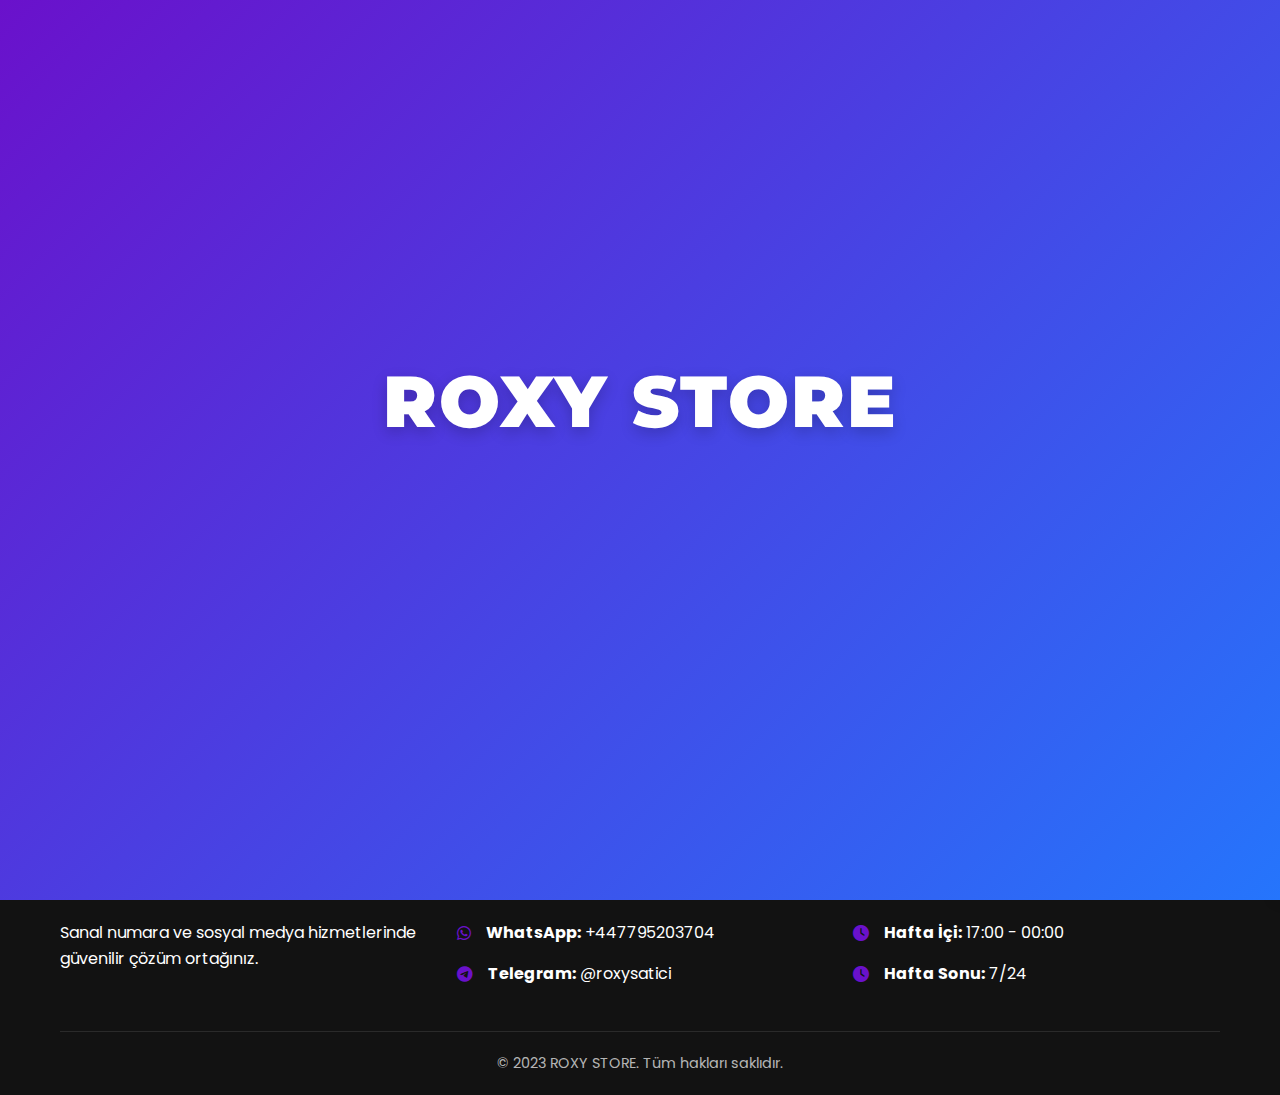
<file: index.html>
<!DOCTYPE html>
<html lang="tr">
<head>
    <meta charset="UTF-8">
    <meta name="viewport" content="width=device-width, initial-scale=1.0">
    <title>ROXY STORE - Sanal Numara ve Sosyal Medya Hizmetleri</title>
    <link rel="stylesheet" href="https://cdnjs.cloudflare.com/ajax/libs/font-awesome/6.4.0/css/all.min.css">
    <link rel="preconnect" href="https://fonts.googleapis.com">
    <link rel="preconnect" href="https://fonts.gstatic.com" crossorigin>
    <link href="https://fonts.googleapis.com/css2?family=Poppins:wght@300;400;500;600;700&family=Montserrat:wght@800;900&display=swap" rel="stylesheet">
    <link rel="stylesheet" href="style.css">
</head>
<body>
    <!-- Splash Screen -->
    <div class="splash-screen" id="splashScreen">
        <h1 class="splash-logo">ROXY STORE</h1>
        <p class="splash-slogan">Sanal Numara ve Sosyal Medya Hizmetlerinde Güvenilir Adres</p>
    </div>

    <!-- Header -->
    <header id="mainHeader">
        <div class="nav-container">
            <a href="#" class="logo" data-page="home">
                <i class="fas fa-store"></i> ROXY STORE
            </a>
            <button class="hamburger-menu" id="hamburgerMenu">
                <i class="fas fa-bars"></i>
            </button>
        </div>
    </header>

    <!-- Sidebar Menu -->
    <nav class="sidebar" id="sidebar">
        <div class="sidebar-header">
            <a href="#" class="logo" data-page="home">
                <i class="fas fa-store"></i> ROXY STORE
            </a>
            <button class="close-menu" id="closeMenu">
                <i class="fas fa-times"></i>
            </button>
        </div>
        <div class="sidebar-nav">
            <ul>
                <li><a href="#" class="active" data-page="home"><i class="fas fa-home"></i> Ana Sayfa</a></li>
                <li><a href="#" data-page="virtual-numbers"><i class="fas fa-phone-alt"></i> Sanal Numaralar</a></li>
                <li><a href="#" data-page="social-media"><i class="fas fa-hashtag"></i> Sosyal Medya İşlemleri</a></li>
                <li><a href="#" data-page="review"><i class="fas fa-star"></i> Değerlendirme Yap</a></li>
                <li><a href="#" data-page="my-reviews"><i class="fas fa-comments"></i> Değerlendirmelerim</a></li>
                <li><a href="#" data-page="all-reviews"><i class="fas fa-list"></i> Tüm Değerlendirmeler</a></li>
                <!-- Admin Paneli Linki (Gizli) -->
                <li id="adminMenuItem" style="display: none;">
                    <a href="admin.html" target="_blank">
                        <i class="fas fa-lock"></i> Admin Paneli
                    </a>
                </li>
            </ul>
        </div>
    </nav>

    <!-- Main Content -->
    <main>
        <!-- Home Page -->
        <section class="page active" id="home">
            <div class="container">
                <h2 class="page-title">Trend Hizmetler</h2>
                <p class="page-subtitle">En çok tercih edilen hizmetlerimiz</p>
                
                <div class="services-grid">
                    <!-- WhatsApp Global Service -->
                    <div class="service-card">
                        <div class="service-header">
                            <div class="service-title">
                                <span>WhatsApp Global Numara</span>
                                <span class="service-price">250₺</span>
                            </div>
                            <p class="service-slogan">Dünyanın her yerinden erişim</p>
                        </div>
                        <div class="service-body">
                            <ul class="service-features">
                                <li><i class="fas fa-check-circle"></i> Global kullanım</li>
                                <li><i class="fas fa-check-circle"></i> 7/24 aktif</li>
                                <li><i class="fas fa-check-circle"></i> SMS alabilme</li>
                                <li><i class="fas fa-check-circle"></i> Hızlı aktivasyon</li>
                            </ul>
                            <button class="btn btn-purchase" data-service="WhatsApp Global Numara" data-price="250">Satın Al</button>
                        </div>
                    </div>
                    
                    <!-- Instagram Followers Service -->
                    <div class="service-card">
                        <div class="service-header">
                            <div class="service-title">
                                <span>Instagram 1.000 Takipçi</span>
                                <span class="service-price">100₺</span>
                            </div>
                            <p class="service-slogan">Gerçek ve aktif takipçiler</p>
                        </div>
                        <div class="service-body">
                            <ul class="service-features">
                                <li><i class="fas fa-check-circle"></i> Gerçek kullanıcılar</li>
                                <li><i class="fas fa-check-circle"></i> Yavaş ve güvenli artış</li>
                                <li><i class="fas fa-check-circle"></i> Garantili hizmet</li>
                                <li><i class="fas fa-check-circle"></i> 24 saat içinde teslimat</li>
                            </ul>
                            <button class="btn btn-purchase" data-service="Instagram 1.000 Takipçi" data-price="100">Satın Al</button>
                        </div>
                    </div>
                </div>
            </div>
        </section>

        <!-- Virtual Numbers Page -->
        <section class="page" id="virtual-numbers">
            <div class="container">
                <h2 class="page-title">Sanal Numaralar</h2>
                <p class="page-subtitle">Global ve yerel sanal numara hizmetlerimiz</p>
                
                <div class="services-grid">
                    <!-- WhatsApp Global -->
                    <div class="service-card">
                        <div class="service-header">
                            <div class="service-title">
                                <span>WhatsApp Global</span>
                                <span class="service-price">250₺</span>
                            </div>
                            <p class="service-slogan">Tüm dünyada kullanılabilir</p>
                        </div>
                        <div class="service-body">
                            <ul class="service-features">
                                <li><i class="fas fa-check-circle"></i> Uluslararası kullanım</li>
                                <li><i class="fas fa-check-circle"></i> SMS alma özelliği</li>
                                <li><i class="fas fa-check-circle"></i> Uzun vadeli kullanım</li>
                                <li><i class="fas fa-check-circle"></i> Hızlı kurulum</li>
                            </ul>
                            <button class="btn btn-purchase" data-service="WhatsApp Global" data-price="250">Satın Al</button>
                        </div>
                    </div>
                    
                    <!-- Telegram Global -->
                    <div class="service-card">
                        <div class="service-header">
                            <div class="service-title">
                                <span>Telegram Global</span>
                                <span class="service-price">250₺</span>
                            </div>
                            <p class="service-slogan">Güvenli iletişim için</p>
                        </div>
                        <div class="service-body">
                            <ul class="service-features">
                                <li><i class="fas fa-check-circle"></i> Şifreli mesajlaşma</li>
                                <li><i class="fas fa-check-circle"></i> Grup oluşturabilme</li>
                                <li><i class="fas fa-check-circle"></i> Dosya paylaşımı</li>
                                <li><i class="fas fa-check-circle"></i> Anlık aktivasyon</li>
                            </ul>
                            <button class="btn btn-purchase" data-service="Telegram Global" data-price="250">Satın Al</button>
                        </div>
                    </div>
                    
                    <!-- Turkey Number -->
                    <div class="service-card">
                        <div class="service-header">
                            <div class="service-title">
                                <span>Türkiye Numarası</span>
                                <span class="service-price">500₺</span>
                            </div>
                            <p class="service-slogan">Yerel hizmetler için ideal</p>
                        </div>
                        <div class="service-body">
                            <div class="warning-box">
                                <i class="fas fa-exclamation-triangle"></i>
                                <div>
                                    <strong>Stok Uyarısı:</strong> Bu hizmet şu anda stoklarımızda bulunmamaktadır.
                                </div>
                            </div>
                            <button class="btn btn-warning" disabled>Stokta Yok</button>
                        </div>
                    </div>
                </div>
            </div>
        </section>

        <!-- Social Media Page -->
        <section class="page" id="social-media">
            <div class="container">
                <h2 class="page-title">Sosyal Medya İşlemleri</h2>
                <p class="page-subtitle">Instagram ve TikTok için takipçi ve beğeni hizmetleri</p>
                
                <div class="services-grid">
                    <!-- Instagram/TikTok Followers -->
                    <div class="service-card">
                        <div class="service-header">
                            <div class="service-title">
                                <span>1.000 Takipçi</span>
                                <span class="service-price">100₺</span>
                            </div>
                            <p class="service-slogan">Instagram ve TikTok için</p>
                        </div>
                        <div class="service-body">
                            <ul class="service-features">
                                <li><i class="fas fa-check-circle"></i> Gerçek ve aktif kullanıcılar</li>
                                <li><i class="fas fa-check-circle"></i> Güvenli artış</li>
                                <li><i class="fas fa-check-circle"></i> Düşüş garantisi</li>
                                <li><i class="fas fa-check-circle"></i> Hızlı teslimat</li>
                            </ul>
                            <button class="btn btn-purchase" data-service="1.000 Takipçi (Instagram/TikTok)" data-price="100">Satın Al</button>
                        </div>
                    </div>
                    
                    <!-- Instagram/TikTok Likes -->
                    <div class="service-card">
                        <div class="service-header">
                            <div class="service-title">
                                <span>10.000 Beğeni</span>
                                <span class="service-price">900₺</span>
                            </div>
                            <p class="service-slogan">Gönderilerinize etkileşim</p>
                        </div>
                        <div class="service-body">
                            <div class="warning-box">
                                <i class="fas fa-info-circle"></i>
                                <div>
                                    <strong>Özel Sipariş:</strong> Bu paket için özel sipariş oluşturulmaktadır.
                                </div>
                            </div>
                            <ul class="service-features">
                                <li><i class="fas fa-check-circle"></i> Yüksek kalite beğeniler</li>
                                <li><i class="fas fa-check-circle"></i> Organik görünüm</li>
                                <li><i class="fas fa-check-circle"></i> Yavaş ve güvenli artış</li>
                            </ul>
                            <button class="btn btn-purchase" data-service="10.000 Beğeni (Instagram/TikTok)" data-price="900">Satın Al</button>
                        </div>
                    </div>
                </div>
            </div>
        </section>

        <!-- Review Form Page -->
        <section class="page" id="review">
            <div class="container">
                <h2 class="page-title">Değerlendirme Yap</h2>
                <p class="page-subtitle">Deneyimlerinizi bizimle paylaşın</p>
                
                <div class="review-form">
                    <form id="reviewForm">
                        <div class="form-group">
                            <label for="reviewerName">Ad Soyad *</label>
                            <input type="text" id="reviewerName" class="form-control" required>
                        </div>
                        
                        <div class="form-group">
                            <label for="reviewerEmail">E-posta Adresi *</label>
                            <input type="email" id="reviewerEmail" class="form-control" required>
                            <small>E-posta adresiniz diğer kullanıcılarla paylaşılmayacaktır.</small>
                        </div>
                        
                        <div class="form-group">
                            <label for="reviewContent">Değerlendirmeniz *</label>
                            <textarea id="reviewContent" class="form-control" rows="5" placeholder="Hizmetlerimiz hakkındaki görüşlerinizi yazın..." required></textarea>
                        </div>
                        
                        <button type="submit" class="btn">Değerlendirmeyi Gönder</button>
                    </form>
                </div>
            </div>
        </section>

        <!-- My Reviews Page -->
        <section class="page" id="my-reviews">
            <div class="container">
                <h2 class="page-title">Değerlendirmelerim</h2>
                <p class="page-subtitle">Yaptığınız değerlendirmeler ve yanıtlar</p>
                
                <div id="userReviewsContainer">
                    <p class="page-subtitle" style="text-align: center;">Değerlendirmelerinizi görmek için lütfen e-posta adresinizi girin:</p>
                    
                    <div class="review-form" style="max-width: 500px; margin: 0 auto 40px;">
                        <div class="form-group">
                            <label for="userEmailForReviews">E-posta Adresiniz</label>
                            <input type="email" id="userEmailForReviews" class="form-control" placeholder="Değerlendirme yaparken kullandığınız e-posta">
                        </div>
                        <button class="btn" id="loadUserReviews">Değerlendirmelerimi Görüntüle</button>
                    </div>
                    
                    <div id="userReviewsList"></div>
                </div>
            </div>
        </section>

        <!-- All Reviews Page -->
        <section class="page" id="all-reviews">
            <div class="container">
                <h2 class="page-title">Tüm Değerlendirmeler</h2>
                <p class="page-subtitle">Müşterilerimizin deneyimleri</p>
                
                <div class="reviews-container" id="allReviewsList">
                    <!-- Değerlendirmeler buraya yüklenecek -->
                </div>
            </div>
        </section>
    </main>

    <!-- Purchase Modal -->
    <div class="modal-overlay" id="purchaseModal">
        <div class="modal">
            <div class="modal-header">
                <h3 class="modal-title" id="modalServiceTitle">Satın Al</h3>
                <button class="close-modal" id="closeModal">
                    <i class="fas fa-times"></i>
                </button>
            </div>
            <div class="modal-body">
                <div class="modal-info">
                    <h4>Önemli Bilgi:</h4>
                    <p>Web sitemiz üzerinden doğrudan satın alma işlemi bulunmamaktadır. Siparişleriniz için aşağıdaki iletişim kanallarımızdan bize ulaşabilirsiniz.</p>
                </div>
                
                <div class="contact-info">
                    <div class="contact-item">
                        <i class="fab fa-whatsapp"></i>
                        <div>
                            <strong>WhatsApp:</strong> +447795203704
                        </div>
                    </div>
                    
                    <div class="contact-item">
                        <i class="fab fa-telegram"></i>
                        <div>
                            <strong>Telegram:</strong> @roxysatici
                        </div>
                    </div>
                </div>
                
                <div class="working-hours">
                    <h4>Çalışma Saatleri:</h4>
                    <p><strong>Hafta İçi:</strong> 17:00 - 00:00</p>
                    <p><strong>Hafta Sonu:</strong> 7/24 Açığız</p>
                    <p style="margin-top: 15px; color: #dc3545; font-weight: 600;">
                        <i class="fas fa-exclamation-circle"></i> Ödeme yalnızca IBAN ile kabul edilmektedir.
                    </p>
                </div>
                
                <button class="btn" id="closeModalButton">Tamam</button>
            </div>
        </div>
    </div>

    <!-- Footer -->
    <footer>
        <div class="container">
            <div class="footer-content">
                <div class="footer-section">
                    <h3>ROXY STORE</h3>
                    <p>Sanal numara ve sosyal medya hizmetlerinde güvenilir çözüm ortağınız.</p>
                </div>
                
                <div class="footer-section">
                    <h3>Destek Hatları</h3>
                    <ul class="footer-contact">
                        <li>
                            <i class="fab fa-whatsapp"></i>
                            <div>
                                <strong>WhatsApp:</strong> +447795203704
                            </div>
                        </li>
                        <li>
                            <i class="fab fa-telegram"></i>
                            <div>
                                <strong>Telegram:</strong> @roxysatici
                            </div>
                        </li>
                    </ul>
                </div>
                
                <div class="footer-section">
                    <h3>Çalışma Saatleri</h3>
                    <ul class="footer-contact">
                        <li>
                            <i class="fas fa-clock"></i>
                            <div>
                                <strong>Hafta İçi:</strong> 17:00 - 00:00
                            </div>
                        </li>
                        <li>
                            <i class="fas fa-clock"></i>
                            <div>
                                <strong>Hafta Sonu:</strong> 7/24
                            </div>
                        </li>
                    </ul>
                </div>
            </div>
            
            <div class="copyright">
                <p>&copy; 2023 ROXY STORE. Tüm hakları saklıdır.</p>
            </div>
        </div>
    </footer>

    <script src="script.js"></script>
</body>
</html>
</file>
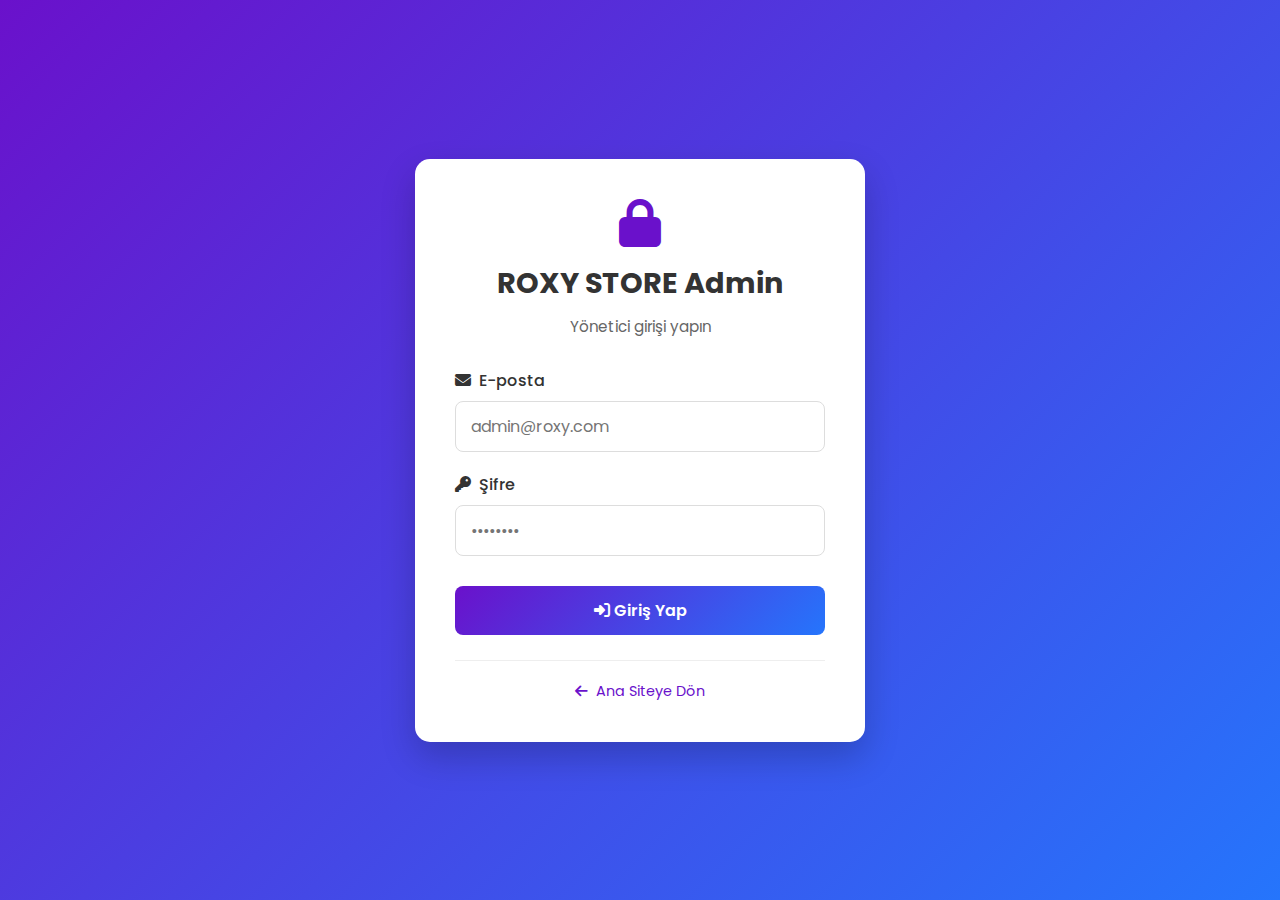
<file: admin.html>
<!DOCTYPE html>
<html lang="tr">
<head>
    <meta charset="UTF-8">
    <meta name="viewport" content="width=device-width, initial-scale=1.0">
    <title>ROXY STORE - Admin Paneli</title>
    <link rel="stylesheet" href="https://cdnjs.cloudflare.com/ajax/libs/font-awesome/6.4.0/css/all.min.css">
    <link rel="preconnect" href="https://fonts.googleapis.com">
    <link rel="preconnect" href="https://fonts.gstatic.com" crossorigin>
    <link href="https://fonts.googleapis.com/css2?family=Poppins:wght@300;400;500;600;700&display=swap" rel="stylesheet">
    <link rel="stylesheet" href="admin-style.css">
</head>
<body>
    <!-- Giriş Ekranı -->
    <div class="login-container" id="loginContainer">
        <div class="login-box">
            <div class="login-header">
                <i class="fas fa-lock"></i>
                <h2>ROXY STORE Admin</h2>
                <p>Yönetici girişi yapın</p>
            </div>
            
            <form id="loginForm">
                <div class="form-group">
                    <label for="email"><i class="fas fa-envelope"></i> E-posta</label>
                    <input type="email" id="email" class="form-control" placeholder="admin@roxy.com" required>
                </div>
                
                <div class="form-group">
                    <label for="password"><i class="fas fa-key"></i> Şifre</label>
                    <input type="password" id="password" class="form-control" placeholder="••••••••" required>
                </div>
                
                <button type="submit" class="btn btn-login">
                    <i class="fas fa-sign-in-alt"></i> Giriş Yap
                </button>
                
                <div class="login-footer">
                    <a href="index.html" class="back-to-site">
                        <i class="fas fa-arrow-left"></i> Ana Siteye Dön
                    </a>
                </div>
            </form>
        </div>
    </div>

    <!-- Admin Panel -->
    <div class="admin-container" id="adminContainer" style="display: none;">
        <!-- Header -->
        <header class="admin-header">
            <div class="admin-logo">
                <i class="fas fa-store"></i> ROXY STORE <span class="admin-badge">Admin</span>
            </div>
            <div class="admin-user">
                <i class="fas fa-user-circle"></i>
                <span id="adminUserName">Hamitcan Aktas</span>
                <button class="btn btn-logout" id="logoutBtn">
                    <i class="fas fa-sign-out-alt"></i> Çıkış
                </button>
            </div>
        </header>

        <!-- Main Content -->
        <main class="admin-main">
            <!-- Dashboard -->
            <section class="admin-section active" id="dashboardSection">
                <h2 class="section-title"><i class="fas fa-tachometer-alt"></i> Dashboard</h2>
                
                <div class="stats-grid">
                    <div class="stat-card">
                        <div class="stat-icon">
                            <i class="fas fa-box"></i>
                        </div>
                        <div class="stat-content">
                            <h3>Toplam İlan</h3>
                            <span class="stat-number" id="totalProducts">0</span>
                        </div>
                    </div>
                    
                    <div class="stat-card">
                        <div class="stat-icon">
                            <i class="fas fa-star"></i>
                        </div>
                        <div class="stat-content">
                            <h3>Değerlendirme</h3>
                            <span class="stat-number" id="totalReviews">0</span>
                        </div>
                    </div>
                    
                    <div class="stat-card">
                        <div class="stat-icon">
                            <i class="fas fa-bullhorn"></i>
                        </div>
                        <div class="stat-content">
                            <h3>Aktif Duyuru</h3>
                            <span class="stat-number" id="activeAnnouncements">0</span>
                        </div>
                    </div>
                    
                    <div class="stat-card">
                        <div class="stat-icon">
                            <i class="fas fa-clock"></i>
                        </div>
                        <div class="stat-content">
                            <h3>Bekleyen Yanıt</h3>
                            <span class="stat-number" id="pendingReplies">0</span>
                        </div>
                    </div>
                </div>
            </section>

            <!-- Duyurular -->
            <section class="admin-section" id="announcementsSection">
                <h2 class="section-title"><i class="fas fa-bullhorn"></i> Duyuru Yönetimi</h2>
                
                <div class="admin-card">
                    <h3><i class="fas fa-plus-circle"></i> Yeni Duyuru Ekle</h3>
                    <form id="announcementForm">
                        <div class="form-group">
                            <input type="text" id="announcementTitle" class="form-control" placeholder="Duyuru Başlığı" required>
                        </div>
                        
                        <div class="form-group">
                            <textarea id="announcementContent" class="form-control" rows="4" placeholder="Duyuru İçeriği" required></textarea>
                        </div>
                        
                        <div class="form-group">
                            <select id="announcementType" class="form-control">
                                <option value="info">📢 Bilgilendirme</option>
                                <option value="warning">⚠️ Uyarı</option>
                                <option value="success">🎉 Kampanya</option>
                                <option value="danger">🚨 Önemli</option>
                            </select>
                        </div>
                        
                        <button type="submit" class="btn btn-primary">
                            <i class="fas fa-save"></i> Duyuruyu Kaydet
                        </button>
                    </form>
                </div>
                
                <div class="admin-card">
                    <h3><i class="fas fa-list"></i> Mevcut Duyurular</h3>
                    <div class="table-responsive">
                        <table class="admin-table">
                            <thead>
                                <tr>
                                    <th>Başlık</th>
                                    <th>Tür</th>
                                    <th>Tarih</th>
                                    <th>İşlemler</th>
                                </tr>
                            </thead>
                            <tbody id="announcementsTable">
                                <!-- Duyurular buraya gelecek -->
                            </tbody>
                        </table>
                    </div>
                </div>
            </section>

            <!-- İlanlar -->
            <section class="admin-section" id="productsSection">
                <h2 class="section-title"><i class="fas fa-box"></i> İlan Yönetimi</h2>
                
                <div class="admin-card">
                    <h3><i class="fas fa-plus-circle"></i> Yeni İlan Ekle</h3>
                    <form id="productForm">
                        <div class="form-row">
                            <div class="form-group">
                                <select id="productCategory" class="form-control" required>
                                    <option value="">Kategori Seçin</option>
                                    <option value="virtual-numbers">📞 Sanal Numaralar</option>
                                    <option value="social-media">📱 Sosyal Medya</option>
                                </select>
                            </div>
                            
                            <div class="form-group">
                                <input type="text" id="productName" class="form-control" placeholder="İlan Adı (Örn: WhatsApp Global)" required>
                            </div>
                        </div>
                        
                        <div class="form-row">
                            <div class="form-group">
                                <input type="number" id="productPrice" class="form-control" placeholder="Fiyat (₺)" required min="0">
                            </div>
                            
                            <div class="form-group">
                                <select id="productStatus" class="form-control">
                                    <option value="active">✅ Aktif</option>
                                    <option value="inactive">⏸️ Pasif</option>
                                    <option value="out-of-stock">❌ Stokta Yok</option>
                                </select>
                            </div>
                        </div>
                        
                        <div class="form-group">
                            <textarea id="productDescription" class="form-control" rows="3" placeholder="Açıklama (Opsiyonel)"></textarea>
                        </div>
                        
                        <button type="submit" class="btn btn-primary">
                            <i class="fas fa-save"></i> İlanı Kaydet
                        </button>
                    </form>
                </div>
                
                <div class="admin-card">
                    <h3><i class="fas fa-list"></i> Mevcut İlanlar</h3>
                    <div class="table-responsive">
                        <table class="admin-table">
                            <thead>
                                <tr>
                                    <th>İlan Adı</th>
                                    <th>Kategori</th>
                                    <th>Fiyat</th>
                                    <th>Durum</th>
                                    <th>İşlemler</th>
                                </tr>
                            </thead>
                            <tbody id="productsTable">
                                <!-- İlanlar buraya gelecek -->
                            </tbody>
                        </table>
                    </div>
                </div>
            </section>

            <!-- Değerlendirmeler -->
            <section class="admin-section" id="reviewsSection">
                <h2 class="section-title"><i class="fas fa-star"></i> Değerlendirme Yönetimi</h2>
                
                <div class="admin-card">
                    <h3><i class="fas fa-comments"></i> Tüm Değerlendirmeler</h3>
                    <div class="reviews-list" id="adminReviewsList">
                        <!-- Değerlendirmeler buraya gelecek -->
                    </div>
                </div>
            </section>
        </main>

        <!-- Footer -->
        <footer class="admin-footer">
            <p>ROXY STORE Admin Paneli • <span id="currentDate"></span></p>
        </footer>
    </div>

    <script src="admin-script.js"></script>
</body>
</html>
</file>
<file: style.css>
/* Temel Stiller */
* {
    margin: 0;
    padding: 0;
    box-sizing: border-box;
}

:root {
    --primary-color: #6a11cb;
    --secondary-color: #2575fc;
    --accent-color: #ff416c;
    --dark-color: #121212;
    --light-color: #f8f9fa;
    --gray-color: #6c757d;
    --success-color: #28a745;
    --warning-color: #ffc107;
    --danger-color: #dc3545;
    --shadow: 0 5px 15px rgba(0, 0, 0, 0.1);
    --transition: all 0.3s ease;
}

body {
    font-family: 'Poppins', sans-serif;
    line-height: 1.6;
    color: #333;
    background-color: #f5f7fa;
    overflow-x: hidden;
}

.container {
    width: 100%;
    max-width: 1200px;
    margin: 0 auto;
    padding: 0 20px;
}

/* Splash Screen */
.splash-screen {
    position: fixed;
    top: 0;
    left: 0;
    width: 100%;
    height: 100vh;
    background: linear-gradient(135deg, var(--primary-color), var(--secondary-color));
    display: flex;
    flex-direction: column;
    justify-content: center;
    align-items: center;
    z-index: 9999;
    transition: transform 0.8s ease;
}

.splash-screen.hidden {
    transform: translateY(-100%);
}

.splash-logo {
    font-family: 'Montserrat', sans-serif;
    font-size: 4.5rem;
    font-weight: 900;
    color: white;
    text-align: center;
    margin-bottom: 20px;
    letter-spacing: 2px;
    text-shadow: 0 5px 15px rgba(0, 0, 0, 0.2);
}

.splash-slogan {
    font-size: 1.5rem;
    color: rgba(255, 255, 255, 0.9);
    text-align: center;
    max-width: 600px;
    padding: 0 20px;
    opacity: 0;
    animation: fadeIn 1s ease forwards 1s;
}

@keyframes fadeIn {
    to { opacity: 1; }
}

/* Header & Navigation */
header {
    background-color: white;
    box-shadow: var(--shadow);
    position: fixed;
    top: 0;
    left: 0;
    width: 100%;
    z-index: 1000;
    transform: translateY(-100%);
    transition: transform 0.5s ease;
}

header.visible {
    transform: translateY(0);
}

.nav-container {
    display: flex;
    justify-content: space-between;
    align-items: center;
    padding: 15px 20px;
}

.logo {
    font-family: 'Montserrat', sans-serif;
    font-size: 1.8rem;
    font-weight: 900;
    color: var(--primary-color);
    text-decoration: none;
    display: flex;
    align-items: center;
}

.logo i {
    margin-right: 10px;
    color: var(--secondary-color);
}

.hamburger-menu {
    background: none;
    border: none;
    font-size: 1.5rem;
    color: var(--dark-color);
    cursor: pointer;
    transition: var(--transition);
}

.hamburger-menu:hover {
    color: var(--primary-color);
}

/* Sidebar Menu */
.sidebar {
    position: fixed;
    top: 0;
    right: -300px;
    width: 300px;
    height: 100vh;
    background-color: white;
    box-shadow: -5px 0 15px rgba(0, 0, 0, 0.1);
    z-index: 1001;
    transition: right 0.4s ease;
    overflow-y: auto;
}

.sidebar.active {
    right: 0;
}

.sidebar-header {
    padding: 20px;
    background: linear-gradient(135deg, var(--primary-color), var(--secondary-color));
    color: white;
    display: flex;
    justify-content: space-between;
    align-items: center;
}

.sidebar-header .logo {
    color: white;
}

.close-menu {
    background: none;
    border: none;
    color: white;
    font-size: 1.5rem;
    cursor: pointer;
}

.sidebar-nav {
    padding: 20px 0;
}

.sidebar-nav ul {
    list-style: none;
}

.sidebar-nav li {
    margin-bottom: 5px;
}

.sidebar-nav a {
    display: flex;
    align-items: center;
    padding: 15px 25px;
    color: var(--dark-color);
    text-decoration: none;
    transition: var(--transition);
}

.sidebar-nav a:hover {
    background-color: rgba(106, 17, 203, 0.1);
    color: var(--primary-color);
}

.sidebar-nav a.active {
    background-color: rgba(106, 17, 203, 0.1);
    color: var(--primary-color);
    border-left: 4px solid var(--primary-color);
}

.sidebar-nav i {
    margin-right: 15px;
    width: 20px;
    text-align: center;
}

/* Main Content */
main {
    padding-top: 80px;
    min-height: calc(100vh - 200px);
}

.page {
    display: none;
    padding: 30px 0;
    animation: fadeInUp 0.5s ease;
}

.page.active {
    display: block;
}

@keyframes fadeInUp {
    from { opacity: 0; transform: translateY(20px); }
    to { opacity: 1; transform: translateY(0); }
}

.page-title {
    font-family: 'Montserrat', sans-serif;
    font-size: 2.2rem;
    color: var(--dark-color);
    margin-bottom: 10px;
    text-align: center;
}

.page-subtitle {
    color: var(--gray-color);
    text-align: center;
    margin-bottom: 40px;
    font-size: 1.1rem;
}

/* Services Section */
.services-grid {
    display: grid;
    grid-template-columns: repeat(auto-fill, minmax(300px, 1fr));
    gap: 30px;
    margin-bottom: 50px;
}

.service-card {
    background-color: white;
    border-radius: 10px;
    overflow: hidden;
    box-shadow: var(--shadow);
    transition: var(--transition);
}

.service-card:hover {
    transform: translateY(-10px);
    box-shadow: 0 15px 30px rgba(0, 0, 0, 0.15);
}

.service-header {
    padding: 25px;
    background: linear-gradient(135deg, var(--primary-color), var(--secondary-color));
    color: white;
}

.service-title {
    font-size: 1.5rem;
    margin-bottom: 5px;
    display: flex;
    justify-content: space-between;
    align-items: center;
}

.service-price {
    font-weight: 700;
    font-size: 1.8rem;
}

.service-slogan {
    font-size: 0.9rem;
    opacity: 0.9;
}

.service-body {
    padding: 25px;
}

.service-features {
    list-style: none;
    margin-bottom: 25px;
}

.service-features li {
    padding: 8px 0;
    border-bottom: 1px solid #eee;
    display: flex;
    align-items: center;
}

.service-features i {
    color: var(--success-color);
    margin-right: 10px;
}

.btn {
    display: inline-block;
    padding: 12px 30px;
    background: linear-gradient(135deg, var(--primary-color), var(--secondary-color));
    color: white;
    border: none;
    border-radius: 50px;
    font-weight: 600;
    cursor: pointer;
    transition: var(--transition);
    text-decoration: none;
    text-align: center;
    width: 100%;
    font-size: 1rem;
}

.btn:hover {
    transform: translateY(-3px);
    box-shadow: 0 7px 15px rgba(106, 17, 203, 0.3);
}

.btn-warning {
    background: linear-gradient(135deg, #ff8c00, #ff416c);
}

/* Warning Box */
.warning-box {
    background-color: #fff3cd;
    border-left: 4px solid var(--warning-color);
    padding: 20px;
    border-radius: 5px;
    margin-top: 20px;
    display: flex;
    align-items: flex-start;
}

.warning-box i {
    color: var(--warning-color);
    margin-right: 15px;
    font-size: 1.5rem;
}

/* Purchase Modal */
.modal-overlay {
    position: fixed;
    top: 0;
    left: 0;
    width: 100%;
    height: 100%;
    background-color: rgba(0, 0, 0, 0.7);
    display: flex;
    justify-content: center;
    align-items: center;
    z-index: 1002;
    opacity: 0;
    visibility: hidden;
    transition: var(--transition);
}

.modal-overlay.active {
    opacity: 1;
    visibility: visible;
}

.modal {
    background-color: white;
    border-radius: 10px;
    width: 90%;
    max-width: 500px;
    overflow: hidden;
    transform: translateY(50px);
    transition: transform 0.4s ease;
}

.modal-overlay.active .modal {
    transform: translateY(0);
}

.modal-header {
    padding: 20px;
    background: linear-gradient(135deg, var(--primary-color), var(--secondary-color));
    color: white;
    display: flex;
    justify-content: space-between;
    align-items: center;
}

.modal-title {
    font-size: 1.5rem;
}

.close-modal {
    background: none;
    border: none;
    color: white;
    font-size: 1.5rem;
    cursor: pointer;
}

.modal-body {
    padding: 30px;
}

.modal-info {
    margin-bottom: 25px;
}

.modal-info h4 {
    color: var(--primary-color);
    margin-bottom: 10px;
    font-size: 1.2rem;
}

.contact-info {
    display: flex;
    flex-direction: column;
    gap: 15px;
    margin-top: 20px;
}

.contact-item {
    display: flex;
    align-items: center;
    padding: 12px 15px;
    background-color: #f8f9fa;
    border-radius: 8px;
}

.contact-item i {
    margin-right: 15px;
    font-size: 1.2rem;
    color: var(--primary-color);
}

.working-hours {
    margin-top: 25px;
    padding-top: 25px;
    border-top: 1px solid #eee;
}

.working-hours h4 {
    color: var(--primary-color);
    margin-bottom: 10px;
}

/* Review Form */
.review-form {
    background-color: white;
    border-radius: 10px;
    padding: 30px;
    box-shadow: var(--shadow);
    margin-bottom: 40px;
}

.form-group {
    margin-bottom: 20px;
}

.form-group label {
    display: block;
    margin-bottom: 8px;
    font-weight: 500;
    color: var(--dark-color);
}

.form-control {
    width: 100%;
    padding: 12px 15px;
    border: 1px solid #ddd;
    border-radius: 8px;
    font-family: 'Poppins', sans-serif;
    font-size: 1rem;
    transition: var(--transition);
}

.form-control:focus {
    outline: none;
    border-color: var(--primary-color);
    box-shadow: 0 0 0 3px rgba(106, 17, 203, 0.1);
}

textarea.form-control {
    min-height: 150px;
    resize: vertical;
}

/* Reviews Section */
.reviews-container {
    display: grid;
    grid-template-columns: repeat(auto-fill, minmax(300px, 1fr));
    gap: 25px;
    margin-top: 30px;
}

.review-card {
    background-color: white;
    border-radius: 10px;
    padding: 25px;
    box-shadow: var(--shadow);
}

.review-header {
    display: flex;
    justify-content: space-between;
    align-items: center;
    margin-bottom: 15px;
    padding-bottom: 15px;
    border-bottom: 1px solid #eee;
}

.reviewer-name {
    font-weight: 600;
    color: var(--dark-color);
}

.review-date {
    font-size: 0.9rem;
    color: var(--gray-color);
}

.review-content {
    margin-bottom: 15px;
    line-height: 1.7;
}

.admin-reply {
    background-color: #f8f9fa;
    border-radius: 8px;
    padding: 15px;
    margin-top: 15px;
    border-left: 3px solid var(--primary-color);
}

.admin-reply-header {
    display: flex;
    align-items: center;
    margin-bottom: 8px;
}

.admin-reply-header i {
    color: var(--primary-color);
    margin-right: 10px;
}

.admin-reply-header span {
    font-weight: 600;
    color: var(--primary-color);
}

/* Footer */
footer {
    background-color: var(--dark-color);
    color: white;
    padding: 40px 0 20px;
    margin-top: 50px;
}

.footer-content {
    display: grid;
    grid-template-columns: repeat(auto-fit, minmax(250px, 1fr));
    gap: 30px;
    margin-bottom: 30px;
}

.footer-section h3 {
    font-size: 1.3rem;
    margin-bottom: 20px;
    color: white;
    position: relative;
    padding-bottom: 10px;
}

.footer-section h3::after {
    content: '';
    position: absolute;
    bottom: 0;
    left: 0;
    width: 50px;
    height: 3px;
    background: linear-gradient(to right, var(--primary-color), var(--secondary-color));
}

.footer-contact {
    list-style: none;
}

.footer-contact li {
    margin-bottom: 15px;
    display: flex;
    align-items: flex-start;
}

.footer-contact i {
    margin-right: 15px;
    color: var(--primary-color);
    margin-top: 5px;
}

.copyright {
    text-align: center;
    padding-top: 20px;
    border-top: 1px solid rgba(255, 255, 255, 0.1);
    font-size: 0.9rem;
    color: rgba(255, 255, 255, 0.7);
}

/* Responsive Styles */
@media (max-width: 768px) {
    .splash-logo {
        font-size: 3rem;
    }
    
    .splash-slogan {
        font-size: 1.2rem;
    }
    
    .page-title {
        font-size: 1.8rem;
    }
    
    .services-grid {
        grid-template-columns: 1fr;
    }
    
    .sidebar {
        width: 100%;
        right: -100%;
    }
    
    .reviews-container {
        grid-template-columns: 1fr;
    }
}

@media (max-width: 480px) {
    .splash-logo {
        font-size: 2.5rem;
    }
    
    .service-title {
        flex-direction: column;
        align-items: flex-start;
    }
    
    .service-price {
        margin-top: 5px;
    }
}
</file>
<file: admin-style.css>
/* Admin Panel Stilleri */
* {
    margin: 0;
    padding: 0;
    box-sizing: border-box;
}

body {
    font-family: 'Poppins', sans-serif;
    background: #f5f7fa;
    color: #333;
}

/* Giriş Ekranı */
.login-container {
    min-height: 100vh;
    display: flex;
    justify-content: center;
    align-items: center;
    background: linear-gradient(135deg, #6a11cb, #2575fc);
    padding: 20px;
}

.login-box {
    background: white;
    border-radius: 15px;
    padding: 40px;
    box-shadow: 0 15px 35px rgba(0,0,0,0.2);
    width: 100%;
    max-width: 450px;
}

.login-header {
    text-align: center;
    margin-bottom: 30px;
}

.login-header i {
    font-size: 3rem;
    color: #6a11cb;
    margin-bottom: 15px;
}

.login-header h2 {
    color: #333;
    margin-bottom: 10px;
    font-size: 1.8rem;
}

.login-header p {
    color: #666;
    font-size: 0.95rem;
}

/* Form Stilleri */
.form-group {
    margin-bottom: 20px;
}

.form-group label {
    display: block;
    margin-bottom: 8px;
    font-weight: 500;
    color: #333;
    display: flex;
    align-items: center;
    gap: 8px;
}

.form-control {
    width: 100%;
    padding: 12px 15px;
    border: 1px solid #ddd;
    border-radius: 8px;
    font-family: 'Poppins', sans-serif;
    font-size: 1rem;
    transition: all 0.3s ease;
}

.form-control:focus {
    outline: none;
    border-color: #6a11cb;
    box-shadow: 0 0 0 3px rgba(106, 17, 203, 0.1);
}

.form-row {
    display: grid;
    grid-template-columns: 1fr 1fr;
    gap: 15px;
    margin-bottom: 15px;
}

/* Butonlar */
.btn {
    display: inline-block;
    padding: 12px 25px;
    background: linear-gradient(135deg, #6a11cb, #2575fc);
    color: white;
    border: none;
    border-radius: 8px;
    font-family: 'Poppins', sans-serif;
    font-weight: 600;
    cursor: pointer;
    transition: all 0.3s ease;
    text-decoration: none;
    text-align: center;
    font-size: 1rem;
}

.btn:hover {
    transform: translateY(-2px);
    box-shadow: 0 7px 15px rgba(106, 17, 203, 0.3);
}

.btn-login {
    width: 100%;
    margin-top: 10px;
}

.btn-primary {
    background: linear-gradient(135deg, #6a11cb, #2575fc);
}

.btn-logout {
    background: linear-gradient(135deg, #ff416c, #ff4b2b);
    padding: 8px 15px;
    font-size: 0.9rem;
}

.login-footer {
    margin-top: 25px;
    text-align: center;
    padding-top: 20px;
    border-top: 1px solid #eee;
}

.back-to-site {
    color: #6a11cb;
    text-decoration: none;
    display: flex;
    align-items: center;
    justify-content: center;
    gap: 8px;
    font-size: 0.9rem;
}

.back-to-site:hover {
    text-decoration: underline;
}

/* Admin Container */
.admin-container {
    min-height: 100vh;
    display: flex;
    flex-direction: column;
}

.admin-header {
    background: linear-gradient(135deg, #6a11cb, #2575fc);
    color: white;
    padding: 20px 30px;
    display: flex;
    justify-content: space-between;
    align-items: center;
    box-shadow: 0 2px 10px rgba(0,0,0,0.1);
}

.admin-logo {
    font-size: 1.5rem;
    font-weight: 600;
    display: flex;
    align-items: center;
    gap: 10px;
}

.admin-badge {
    background: rgba(255,255,255,0.2);
    padding: 3px 10px;
    border-radius: 20px;
    font-size: 0.8rem;
    margin-left: 10px;
}

.admin-user {
    display: flex;
    align-items: center;
    gap: 15px;
}

.admin-user i {
    font-size: 1.5rem;
}

/* Admin Main */
.admin-main {
    flex: 1;
    padding: 30px;
    max-width: 1200px;
    margin: 0 auto;
    width: 100%;
}

.admin-section {
    display: none;
}

.admin-section.active {
    display: block;
    animation: fadeIn 0.3s ease;
}

@keyframes fadeIn {
    from { opacity: 0; }
    to { opacity: 1; }
}

.section-title {
    color: #333;
    margin-bottom: 30px;
    display: flex;
    align-items: center;
    gap: 10px;
    font-size: 1.8rem;
}

/* Stats Grid */
.stats-grid {
    display: grid;
    grid-template-columns: repeat(auto-fit, minmax(250px, 1fr));
    gap: 20px;
    margin-bottom: 40px;
}

.stat-card {
    background: white;
    border-radius: 12px;
    padding: 25px;
    box-shadow: 0 5px 15px rgba(0,0,0,0.1);
    display: flex;
    align-items: center;
    gap: 20px;
    transition: transform 0.3s ease;
}

.stat-card:hover {
    transform: translateY(-5px);
    box-shadow: 0 10px 20px rgba(0,0,0,0.15);
}

.stat-icon {
    width: 60px;
    height: 60px;
    background: linear-gradient(135deg, #6a11cb, #2575fc);
    border-radius: 12px;
    display: flex;
    align-items: center;
    justify-content: center;
    color: white;
    font-size: 1.5rem;
}

.stat-content h3 {
    color: #666;
    font-size: 0.9rem;
    margin-bottom: 5px;
    font-weight: 500;
}

.stat-number {
    font-size: 2rem;
    font-weight: 700;
    color: #333;
}

/* Admin Cards */
.admin-card {
    background: white;
    border-radius: 12px;
    padding: 30px;
    box-shadow: 0 5px 15px rgba(0,0,0,0.1);
    margin-bottom: 30px;
}

.admin-card h3 {
    color: #333;
    margin-bottom: 20px;
    font-size: 1.3rem;
    display: flex;
    align-items: center;
    gap: 10px;
}

/* Tablolar */
.table-responsive {
    overflow-x: auto;
}

.admin-table {
    width: 100%;
    border-collapse: collapse;
    margin-top: 20px;
}

.admin-table th {
    background: #f8f9fa;
    padding: 15px;
    text-align: left;
    color: #333;
    font-weight: 600;
    border-bottom: 2px solid #eee;
}

.admin-table td {
    padding: 15px;
    border-bottom: 1px solid #eee;
    vertical-align: middle;
}

.admin-table tr:hover {
    background: #f8f9fa;
}

/* Değerlendirme Listesi */
.reviews-list {
    display: flex;
    flex-direction: column;
    gap: 20px;
}

.review-item {
    background: white;
    border-radius: 10px;
    padding: 20px;
    box-shadow: 0 3px 10px rgba(0,0,0,0.1);
    border-left: 4px solid #6a11cb;
}

.review-header {
    display: flex;
    justify-content: space-between;
    align-items: flex-start;
    margin-bottom: 15px;
    padding-bottom: 15px;
    border-bottom: 1px solid #eee;
}

.reviewer-name {
    font-weight: 600;
    color: #333;
    font-size: 1.1rem;
}

.reviewer-email {
    color: #666;
    font-size: 0.9rem;
    margin-top: 5px;
}

.review-date {
    color: #666;
    font-size: 0.9rem;
    white-space: nowrap;
}

.review-content {
    margin-bottom: 15px;
    line-height: 1.6;
    color: #333;
}

.review-reply {
    background: #f8f9fa;
    border-radius: 8px;
    padding: 15px;
    margin-top: 15px;
    border-left: 3px solid #28a745;
}

.review-reply-header {
    display: flex;
    align-items: center;
    gap: 8px;
    margin-bottom: 8px;
    color: #28a745;
    font-weight: 600;
    font-size: 0.9rem;
}

.review-actions {
    display: flex;
    gap: 10px;
    margin-top: 15px;
}

/* Action Butonları */
.btn-action {
    padding: 8px 15px;
    border: none;
    border-radius: 6px;
    cursor: pointer;
    font-size: 0.85rem;
    display: inline-flex;
    align-items: center;
    justify-content: center;
    gap: 5px;
    transition: all 0.3s ease;
}

.btn-action:hover {
    transform: translateY(-2px);
    box-shadow: 0 3px 10px rgba(0,0,0,0.1);
}

.btn-edit {
    background: #e3f2fd;
    color: #1976d2;
}

.btn-delete {
    background: #fde7e9;
    color: #d32f2f;
}

.btn-reply {
    background: #e8f5e9;
    color: #388e3c;
}

/* Badge Stilleri */
.badge {
    display: inline-block;
    padding: 5px 10px;
    border-radius: 15px;
    font-size: 0.8rem;
    font-weight: 500;
}

.badge-success {
    background-color: #d4edda;
    color: #155724;
}

.badge-warning {
    background-color: #fff3cd;
    color: #856404;
}

.badge-danger {
    background-color: #f8d7da;
    color: #721c24;
}

.badge-info {
    background-color: #d1ecf1;
    color: #0c5460;
}

/* Admin Footer */
.admin-footer {
    background: #f8f9fa;
    padding: 20px 30px;
    text-align: center;
    color: #666;
    font-size: 0.9rem;
    border-top: 1px solid #eee;
}

#currentDate {
    font-weight: 500;
    color: #333;
}

/* Responsive */
@media (max-width: 768px) {
    .form-row {
        grid-template-columns: 1fr;
    }
    
    .stats-grid {
        grid-template-columns: 1fr;
    }
    
    .admin-header {
        flex-direction: column;
        gap: 15px;
        text-align: center;
    }
    
    .admin-user {
        flex-direction: column;
        gap: 10px;
    }
    
    .admin-main {
        padding: 15px;
    }
    
    .admin-card {
        padding: 20px;
    }
    
    .admin-table th,
    .admin-table td {
        padding: 10px;
        font-size: 0.9rem;
    }
}
</file>
